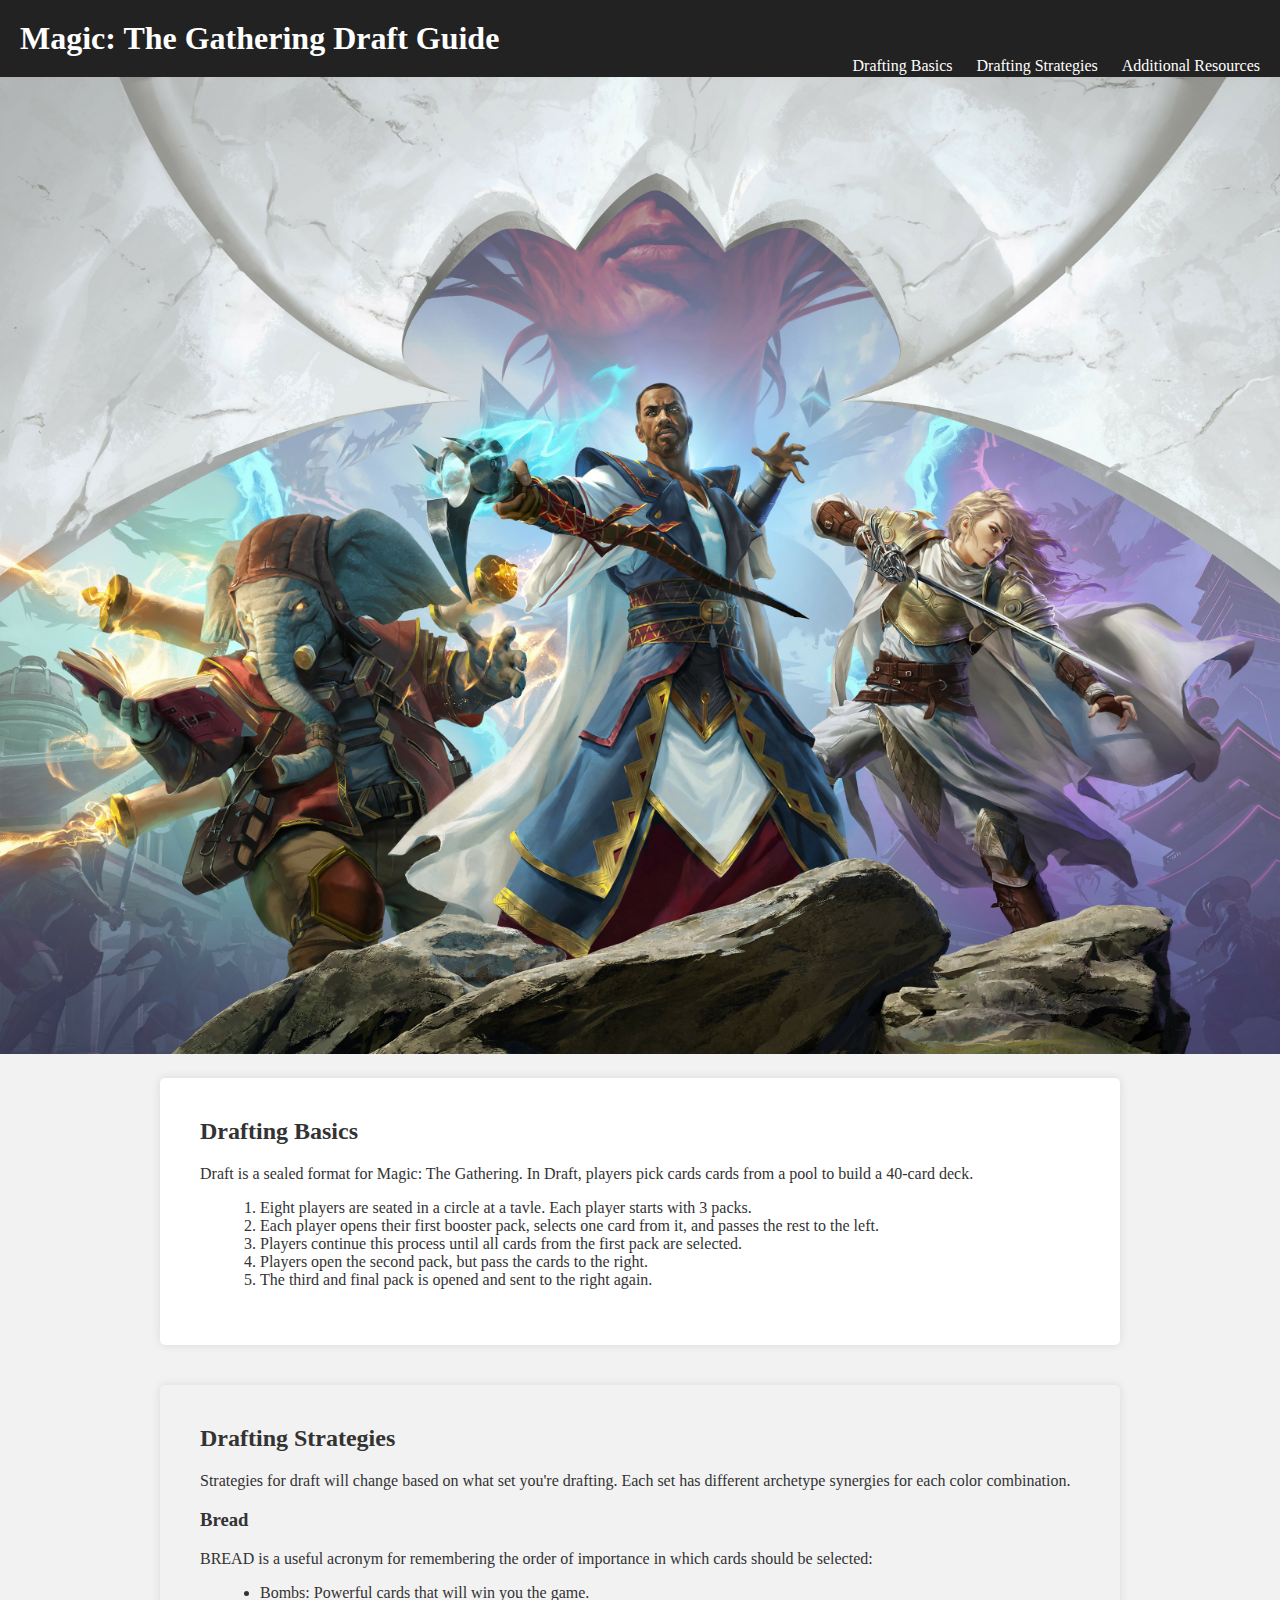
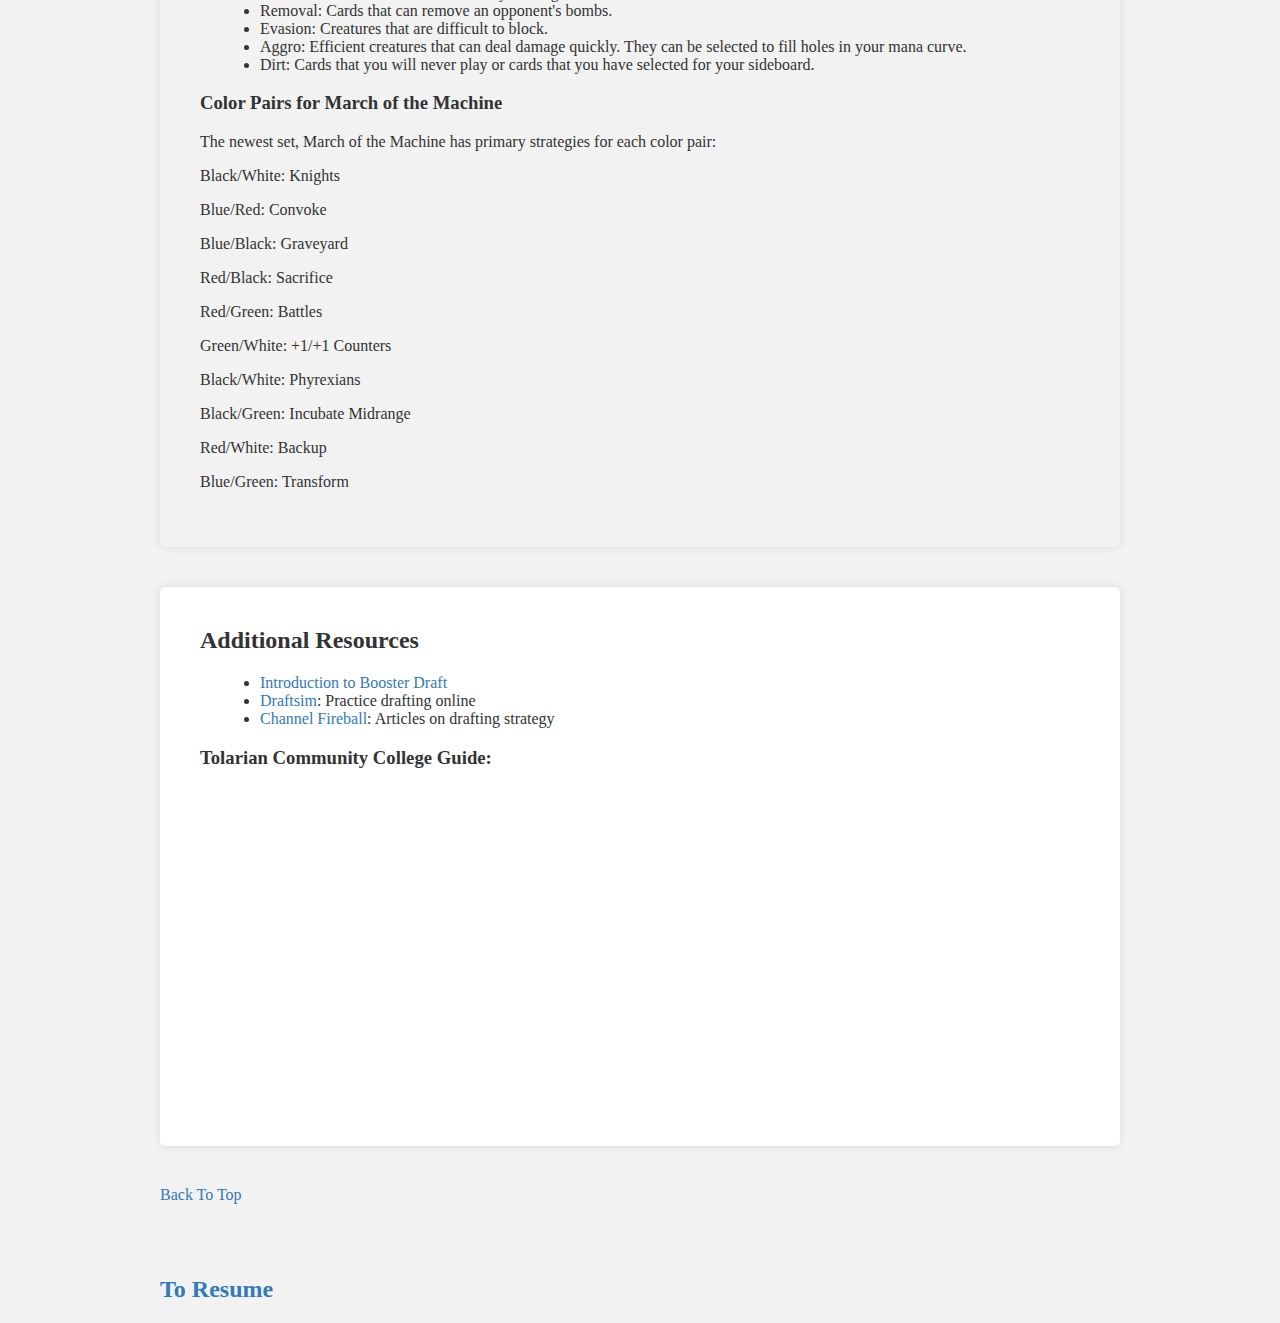
<file: scratch.html>
<!DOCTYPE html>
<html>
<head>
	<title>Magic: The Gathering Draft Guide</title>
	<link rel="stylesheet" type="text/css" href="styles/styles.css">
</head>
<body>
	<header>
		<h1>Magic: The Gathering Draft Guide</h1>
		<nav>
			<ul>
				<li><a href="#basics">Drafting Basics</a></li>
				<li><a href="#strategies">Drafting Strategies</a></li>
				<li><a href="#resources">Additional Resources</a></li>
			</ul>
		</nav>
	</header>
    <img src="./assets/img/wallpapersden.com_magic-the-gathering-march-of-the-machine_3274x2500.jpg" alt="MTG Wallpaper" class="header-image">
    <main>
        <section id="basics">
            <h2>Drafting Basics</h2>
            <p>Draft is a sealed format for Magic: The Gathering. In Draft, players pick cards cards from a pool to build a 40-card deck.</p>
    
            <ol>
                <li>Eight players are seated in a circle at a tavle. Each player starts with 3 packs.</li>
                <li>Each player opens their first booster pack, selects one card from it, and passes the rest to the left.</li>
                <li>Players continue this process until all cards from the first pack are selected.</li>
                <li>Players open the second pack, but pass the cards to the right.</li>
                <li>The third and final pack is opened and sent to the right again.</li>
            </ol>
        </section>
    
        <section id="strategies">
            <h2>Drafting Strategies</h2>
            <p>Strategies for draft will change based on what set you're drafting. Each set has different archetype synergies for each color combination.</p>
            
            <h3>Bread</h3>
            <p>BREAD is a useful acronym for remembering the order of importance in which cards should be selected:</p>
            <ul>
                <li>Bombs: Powerful cards that will win you the game.</li>
                <li>Removal: Cards that can remove an opponent's bombs.</li>
                <li>Evasion: Creatures that are difficult to block.</li>
                <li>Aggro: Efficient creatures that can deal damage quickly. They can be selected to fill holes in your mana curve.</li>
                <li>Dirt: Cards that you will never play or cards that you have selected for your sideboard. </li>
            </ul>
    
            <h3>Color Pairs for March of the Machine</h3>
            <p>The newest set, March of the Machine has primary strategies for each color pair:</p>
            <p>Black/White: Knights</p>
            <p>Blue/Red: Convoke</p>
            <p>Blue/Black: Graveyard</p>
            <p>Red/Black: Sacrifice</p>
            <p>Red/Green: Battles</p>
            <p>Green/White: +1/+1 Counters</p>
            <p>Black/White: Phyrexians</p>
            <p>Black/Green: Incubate Midrange</p>
            <p>Red/White: Backup</p>
            <p>Blue/Green: Transform</p>
        </section>
    
        <section id="resources">
            <h2>Additional Resources</h2>
            <ul>
                <li><a href="https://magic.wizards.com/en/formats/booster-draft">Introduction to Booster Draft</a></li>
                <li><a href="https://draftsim.com/">Draftsim</a>: Practice drafting online</li>
                <li><a href="https://www.channelfireball.com/all-strategy/articles/">Channel Fireball</a>: Articles on drafting strategy</li>
            </ul>
            <h3>Tolarian Community College Guide:</h3>
                <iframe src="https://www.youtube.com/embed/fUqPxSYPfrA"
                width="560" height="315" frameborder="0" allowfullscreen>
                </iframe>
        </section>
        <a href="#">Back To Top</a>
        <br><br><br><br><br>
        <h2><a href="index.html">To Resume</a></h2>
    </main>
    <!-- embedded Tableau graph -->
    <div class='tableauPlaceholder' id='viz1682227045673' style='position: relative'><noscript><a href='#'><img alt='Passport Privilege ' src='https:&#47;&#47;public.tableau.com&#47;static&#47;images&#47;Pa&#47;PassportPrivilege2023&#47;PassportPrivilege&#47;1_rss.png' style='border: none' /></a></noscript><object class='tableauViz'  style='display:none;'><param name='host_url' value='https%3A%2F%2Fpublic.tableau.com%2F' /> <param name='embed_code_version' value='3' /> <param name='site_root' value='' /><param name='name' value='PassportPrivilege2023&#47;PassportPrivilege' /><param name='tabs' value='no' /><param name='toolbar' value='yes' /><param name='static_image' value='https:&#47;&#47;public.tableau.com&#47;static&#47;images&#47;Pa&#47;PassportPrivilege2023&#47;PassportPrivilege&#47;1.png' /> <param name='animate_transition' value='yes' /><param name='display_static_image' value='yes' /><param name='display_spinner' value='yes' /><param name='display_overlay' value='yes' /><param name='display_count' value='yes' /><param name='language' value='en-US' /></object></div>                <script type='text/javascript'>                    var divElement = document.getElementById('viz1682227045673');                    var vizElement = divElement.getElementsByTagName('object')[0];                    vizElement.style.width='1600px';vizElement.style.height='1627px';                    var scriptElement = document.createElement('script');                    scriptElement.src = 'https://public.tableau.com/javascripts/api/viz_v1.js';                    vizElement.parentNode.insertBefore(scriptElement, vizElement);                </script>
</file>
<file: styles/styles.css>
body {
	font-family: 'Times New Roman', Times, serif;
	background-color: #f2f2f2;
	color: #333;
	margin: 0;
	padding: 0;
}

a {
	color: #337ab7;
	text-decoration: none;
}

a:hover {
	text-decoration: underline;
}

header {
	background-color: #222;
	color: #fff;
	padding: 20px;
}

header h1 {
	margin: 0;
}

nav {
	float: right;
}

nav ul {
	list-style: none;
	margin: 0;
	padding: 0;
}

nav li {
	display: inline-block;
	margin-left: 20px;
}

nav a {
	color: #fff;
}

nav a:hover {
	color: #ccc;
}

main {
	max-width: 960px;
	margin: 20px auto;
	padding: 0 20px;
}

section {
	margin-bottom: 40px;
}

h2 {
	margin-top: 0;
}

ul, ol {
	margin-left: 20px;
}

#tableau-graph {
	position: relative;
	padding-bottom: 100%;
	height: 0;
	overflow: hidden;
	margin-bottom: 40px;
}

#tableau-graph iframe {
	position: absolute;
	top: 0;
	left: 0;
	width: 100%;
	height: 100%;
}

/* styles for the on-page anchor */
.anchor-link {
	display: inline-block;
	margin-left: -20px;
	padding-right: 20px;
}

/* custom styles */
#basics {
	background-color: #fff;
	padding: 40px;
	border-radius: 5px;
	box-shadow: 0 0 10px rgba(0, 0, 0, 0.1);
}

#strategies {
	background-color: #f2f2f2;
	padding: 40px;
	border-radius: 5px;
	box-shadow: 0 0 10px rgba(0, 0, 0, 0.1);
}

#resources {
	background-color: #fff;
	padding: 40px;
	border-radius: 5px;
	box-shadow: 0 0 10px rgba(0, 0, 0, 0.1);
}
.header-image {
    max-width: 100%;
    height: auto;
    position: relative;
}
</file>
